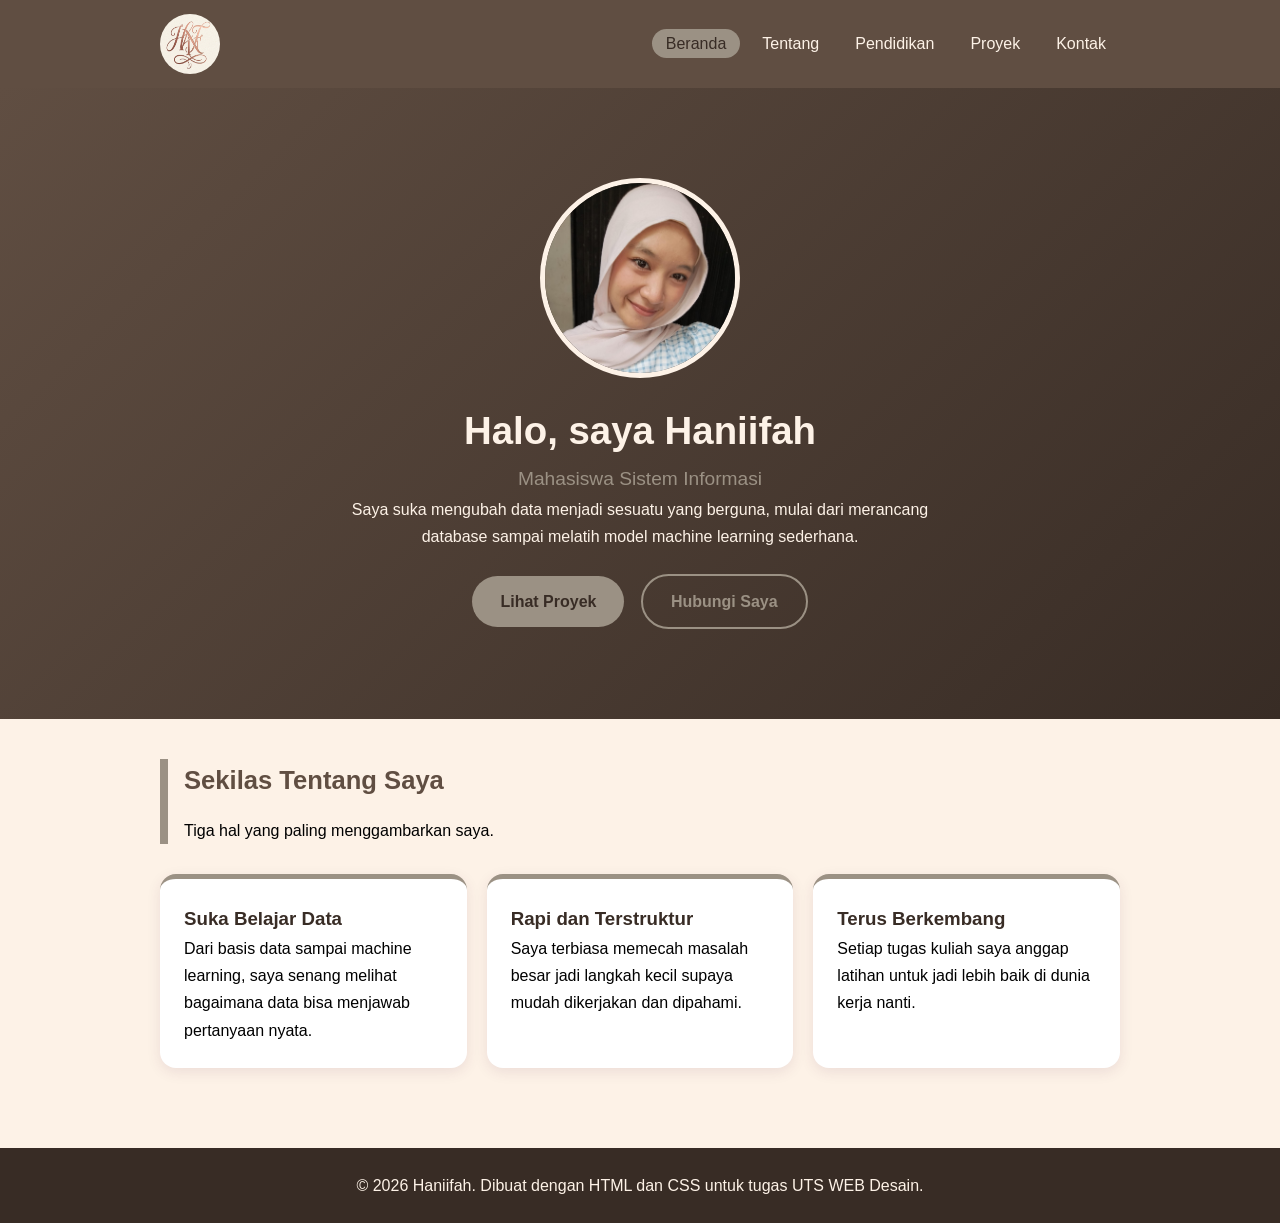
<file: index.html>
<!DOCTYPE html>
<html lang="id">
<head>
  <meta charset="UTF-8">
  <meta name="viewport" content="width=device-width, initial-scale=1.0">
  <title>Beranda | Haniifah</title>
  <link rel="stylesheet" href="style.css">
</head>
<body>
<header>
  <nav class="navigasi">
    <img class="logo" src="logo.jpeg" alt="logo haniifah" >
    <ul>
      <li><a href="index.html" class="aktif">Beranda</a></li>
      <li><a href="tentang.html" >Tentang</a></li>
      <li><a href="pendidikan.html" >Pendidikan</a></li>
      <li><a href="proyek.html" >Proyek</a></li>
      <li><a href="kontak.html" >Kontak</a></li>
    </ul>
  </nav>
</header>

<!-- Bagian: tampilan pertama yang dilihat pengunjung -->
<section class="hero">
  <img class="foto" src="hnfh.jpeg" alt="foto hnfh"> 
  <h1>Halo, saya Haniifah</h1>
  <p class="peran">Mahasiswa Sistem Informasi</p>
  <p>Saya suka mengubah data menjadi sesuatu yang berguna, mulai dari merancang database sampai melatih model machine learning sederhana.</p>
  <a href="proyek.html" class="tombol">Lihat Proyek</a>
  <a href="kontak.html" class="tombol garis">Hubungi Saya</a>
</section>

<main>
  <div class="judul-halaman">
    <h2>Sekilas Tentang Saya</h2>
    <p>Tiga hal yang paling menggambarkan saya.</p>
  </div>

  <div class="grid">
    <div class="kartu">
      <h3>Suka Belajar Data</h3>
      <p>Dari basis data sampai machine learning, saya senang melihat bagaimana data bisa menjawab pertanyaan nyata.</p>
    </div>
    <div class="kartu">
      <h3>Rapi dan Terstruktur</h3>
      <p>Saya terbiasa memecah masalah besar jadi langkah kecil supaya mudah dikerjakan dan dipahami.</p>
    </div>
    <div class="kartu">
      <h3>Terus Berkembang</h3>
      <p>Setiap tugas kuliah saya anggap latihan untuk jadi lebih baik di dunia kerja nanti.</p>
    </div>
  </div>
</main>

<footer>
  <p>&copy; 2026 Haniifah. Dibuat dengan HTML dan CSS untuk tugas UTS WEB Desain.</p>
</footer>
</body>
</html>
</file>
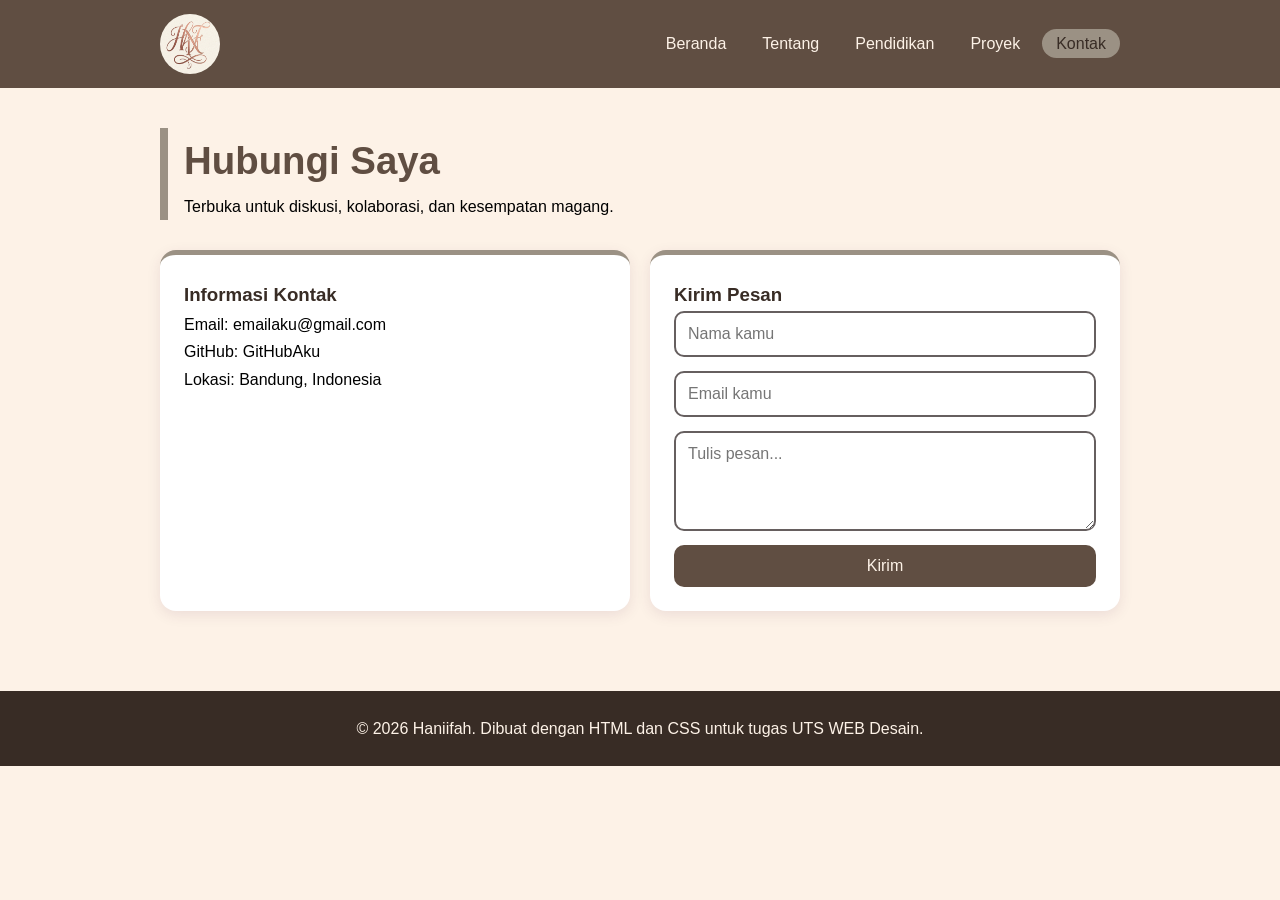
<file: kontak.html>
<!DOCTYPE html>
<html lang="id">
<head>
  <meta charset="UTF-8">
  <meta name="viewport" content="width=device-width, initial-scale=1.0">
  <title>Kontak | Haniifah</title>
  <link rel="stylesheet" href="style.css">
</head>
<body>
<header>
  <nav class="navigasi">
     <img class="logo" src="logo.jpeg" alt="logo haniifah" >
    <ul>
      <li><a href="index.html" >Beranda</a></li>
      <li><a href="tentang.html" >Tentang</a></li>
      <li><a href="pendidikan.html" >Pendidikan</a></li>
      <li><a href="proyek.html" >Proyek</a></li>
      <li><a href="kontak.html" class="aktif">Kontak</a></li>
    </ul>
  </nav>
</header>

<main>
  <div class="judul-halaman">
    <h1>Hubungi Saya</h1>
    <p>Terbuka untuk diskusi, kolaborasi, dan kesempatan magang.</p>
  </div>

  <div class="grid">
    <div class="kartu">
      <h3>Informasi Kontak</h3>
      <p>Email: emailaku@gmail.com</p>
      <p>GitHub: GitHubAku</p>
      <p>Lokasi: Bandung, Indonesia</p>
    </div>

    <div class="kartu">
      <h3>Kirim Pesan</h3>
      <!-- Catatan: formulir ini hanya tampilan, belum mengirim data -->
      <form method="POST" action="#">
        <input type="text" placeholder="Nama kamu">
        <input type="email" placeholder="Email kamu">
        <textarea rows="4" placeholder="Tulis pesan..."></textarea>
        <button type="submit">Kirim</button>
      </form>
    </div>
  </div>
</main>

<footer>
  <p>&copy; 2026 Haniifah. Dibuat dengan HTML dan CSS untuk tugas UTS WEB Desain.</p>
</footer>
</body>
</html>
</file>
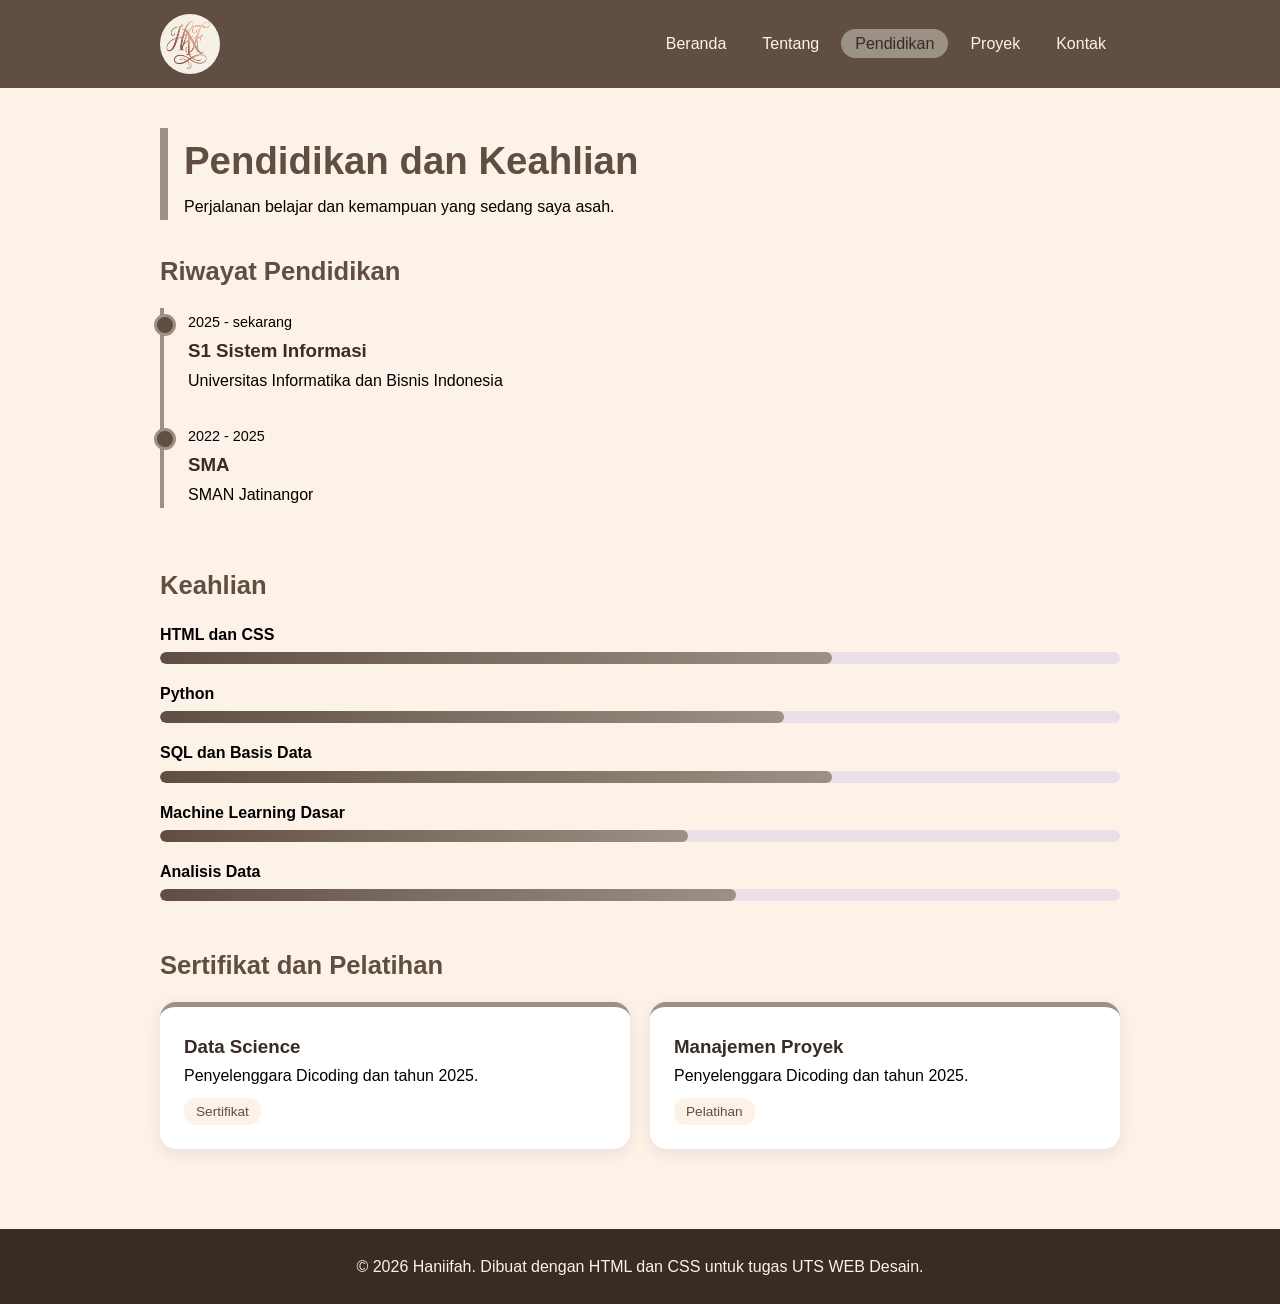
<file: pendidikan.html>
<!DOCTYPE html>
<html lang="id">
<head>
  <meta charset="UTF-8">
  <meta name="viewport" content="width=device-width, initial-scale=1.0">
  <title>Pendidikan | Haniifah</title>
  <link rel="stylesheet" href="style.css">
</head>
<body>
<header>
  <nav class="navigasi">
     <img class="logo" src="logo.jpeg" alt="logo haniifah" >
    <ul>
      <li><a href="index.html" >Beranda</a></li>
      <li><a href="tentang.html" >Tentang</a></li>
      <li><a href="pendidikan.html" class="aktif">Pendidikan</a></li>
      <li><a href="proyek.html" >Proyek</a></li>
      <li><a href="kontak.html" >Kontak</a></li>
    </ul>
  </nav>
</header>

<main>
  <div class="judul-halaman">
    <h1>Pendidikan dan Keahlian</h1>
    <p>Perjalanan belajar dan kemampuan yang sedang saya asah.</p>
  </div>

  <h2>Riwayat Pendidikan</h2>
  <div class="timeline">
    <div class="item">
      <span class="tahun">2025 - sekarang</span>
      <h3>S1 Sistem Informasi</h3>
      <p>Universitas Informatika dan Bisnis Indonesia</p>
    </div>
    <div class="item">
      <span class="tahun">2022 - 2025</span>
      <h3>SMA</h3>
      <p>SMAN Jatinangor</p>
    </div>
  </div>

  <br>
  <h2>Keahlian</h2>
  <!-- Angka width bisa diubah sesuai kemampuanmu, contoh: width: 70% -->
  <div class="skill"><span>HTML dan CSS</span><div class="bar"><div style="width: 70%"></div></div></div>
  <div class="skill"><span>Python</span><div class="bar"><div style="width: 65%"></div></div></div>
  <div class="skill"><span>SQL dan Basis Data</span><div class="bar"><div style="width: 70%"></div></div></div>
  <div class="skill"><span>Machine Learning Dasar</span><div class="bar"><div style="width: 55%"></div></div></div>
  <div class="skill"><span>Analisis Data</span><div class="bar"><div style="width: 60%"></div></div></div>

  <br>
  <h2>Sertifikat dan Pelatihan</h2>
  <div class="grid">
    <div class="kartu"><h3>Data Science</h3><p>Penyelenggara Dicoding dan tahun 2025.</p><span class="label">Sertifikat</span></div>
    <div class="kartu"><h3>Manajemen Proyek</h3><p>Penyelenggara Dicoding dan tahun 2025.</p><span class="label">Pelatihan</span></div>
  </div>
</main>

<footer>
  <p>&copy; 2026 Haniifah. Dibuat dengan HTML dan CSS untuk tugas UTS WEB Desain.</p>
</footer>
</body>
</html>
</file>
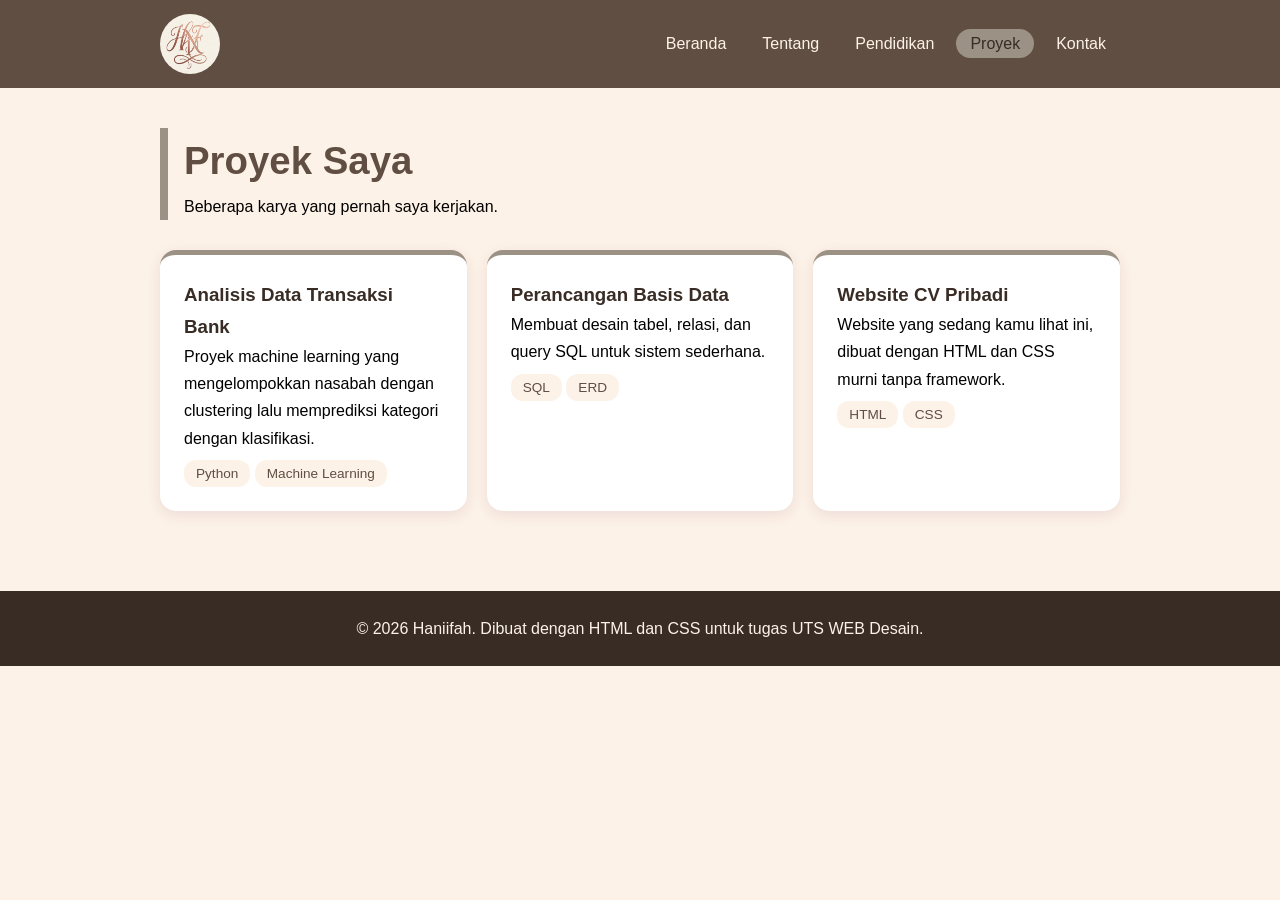
<file: proyek.html>
<!DOCTYPE html>
<html lang="id">
<head>
  <meta charset="UTF-8">
  <meta name="viewport" content="width=device-width, initial-scale=1.0">
  <title>Proyek | Haniifah</title>
  <link rel="stylesheet" href="style.css">
</head>
<body>
<header>
  <nav class="navigasi">
     <img class="logo" src="logo.jpeg" alt="logo haniifah" >
    <ul>
      <li><a href="index.html" >Beranda</a></li>
      <li><a href="tentang.html" >Tentang</a></li>
      <li><a href="pendidikan.html" >Pendidikan</a></li>
      <li><a href="proyek.html" class="aktif">Proyek</a></li>
      <li><a href="kontak.html" >Kontak</a></li>
    </ul>
  </nav>
</header>

<main>
  <div class="judul-halaman">
    <h1>Proyek Saya</h1>
    <p>Beberapa karya yang pernah saya kerjakan.</p>
  </div>

  <div class="grid">
    <div class="kartu">
      <h3>Analisis Data Transaksi Bank</h3>
      <p>Proyek machine learning yang mengelompokkan nasabah dengan clustering lalu memprediksi kategori dengan klasifikasi.</p>
      <span class="label">Python</span> <span class="label">Machine Learning</span>
    </div>

    <div class="kartu">
      <h3>Perancangan Basis Data</h3>
      <p>Membuat desain tabel, relasi, dan query SQL untuk sistem sederhana.</p>
      <span class="label">SQL</span> <span class="label">ERD</span>
    </div>

    <div class="kartu">
      <h3>Website CV Pribadi</h3>
      <p>Website yang sedang kamu lihat ini, dibuat dengan HTML dan CSS murni tanpa framework.</p>
      <span class="label">HTML</span> <span class="label">CSS</span>
    </div>
  </div>
</main>

<footer>
  <p>&copy; 2026 Haniifah. Dibuat dengan HTML dan CSS untuk tugas UTS WEB Desain.</p>
</footer>
</body>
</html>
</file>
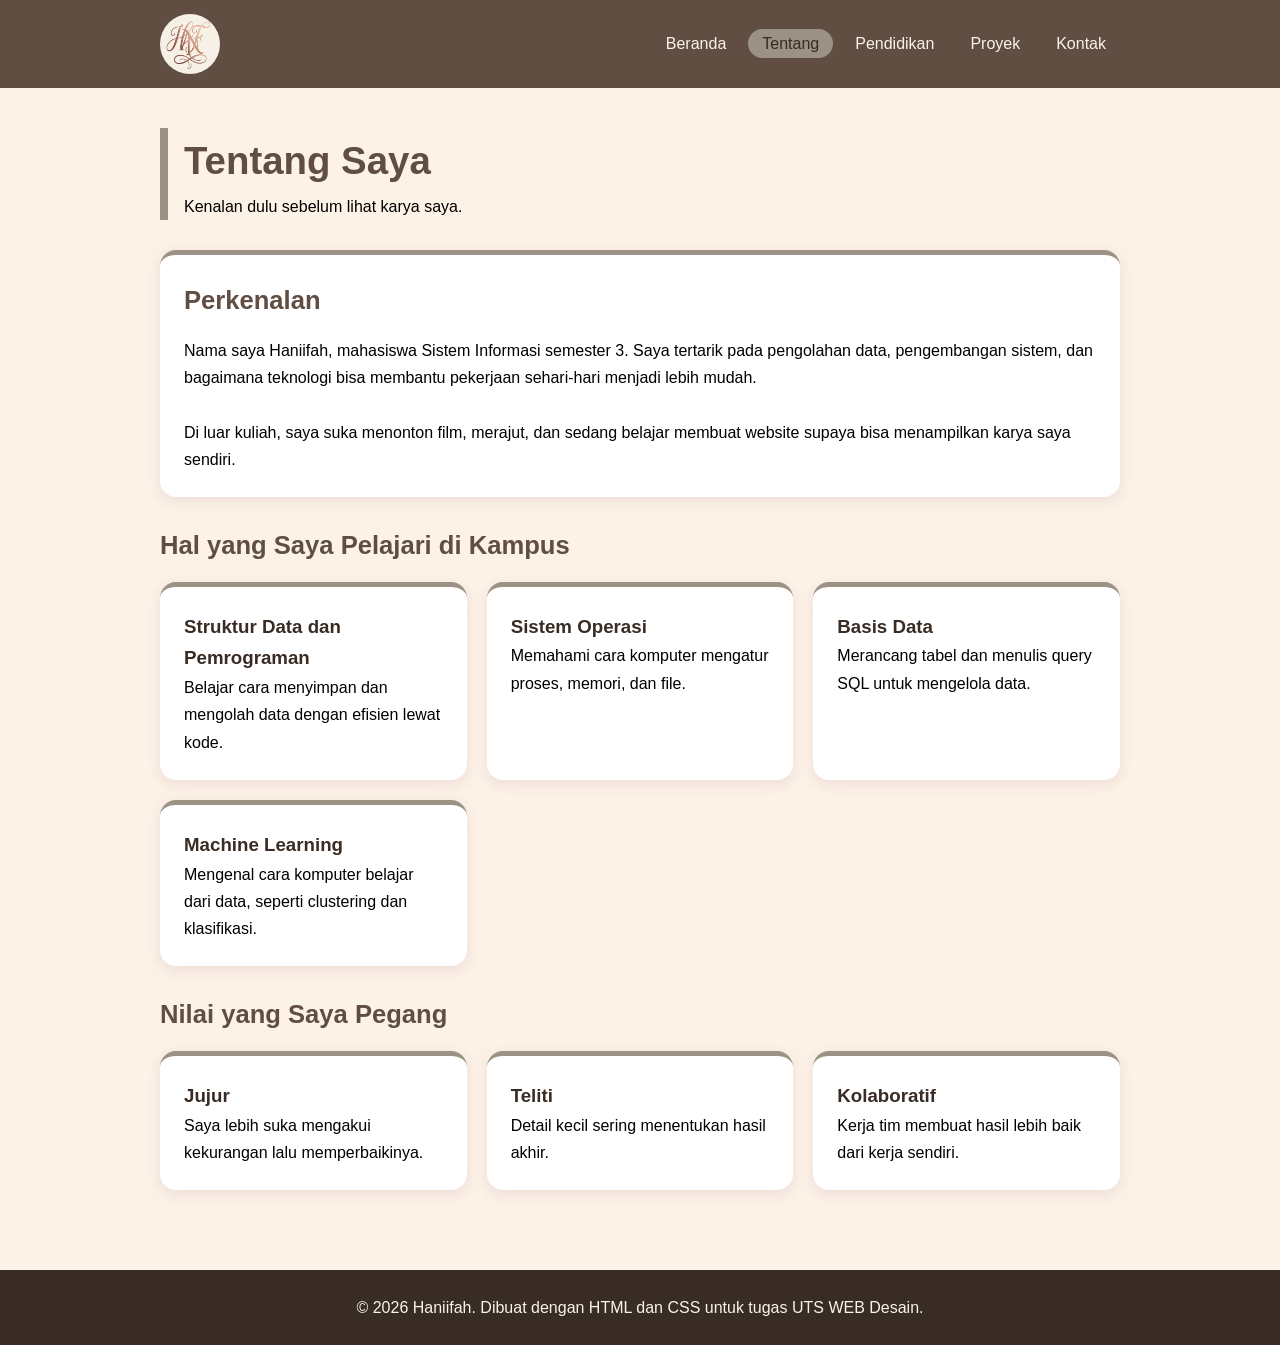
<file: tentang.html>
<!DOCTYPE html>
<html lang="id">
<head>
  <meta charset="UTF-8">
  <meta name="viewport" content="width=device-width, initial-scale=1.0">
  <title>Tentang | Haniifah</title>
  <link rel="stylesheet" href="style.css">
</head>
<body>
<header>
  <nav class="navigasi">
     <img class="logo" src="logo.jpeg" alt="logo haniifah" >
    <ul>
      <li><a href="index.html" >Beranda</a></li>
      <li><a href="tentang.html" class="aktif">Tentang</a></li>
      <li><a href="pendidikan.html" >Pendidikan</a></li>
      <li><a href="proyek.html" >Proyek</a></li>
      <li><a href="kontak.html" >Kontak</a></li>
    </ul>
  </nav>
</header>

<main>
  <div class="judul-halaman">
    <h1>Tentang Saya</h1>
    <p>Kenalan dulu sebelum lihat karya saya.</p>
  </div>

  <div class="kartu">
    <h2>Perkenalan</h2>
    <p>Nama saya Haniifah, mahasiswa Sistem Informasi semester 3. Saya tertarik pada pengolahan data, pengembangan sistem, dan bagaimana teknologi bisa membantu pekerjaan sehari-hari menjadi lebih mudah.</p>
    <br>
    <p>Di luar kuliah, saya suka menonton film, merajut, dan sedang belajar membuat website supaya bisa menampilkan karya saya sendiri.</p>
  </div>

  <br>

  <h2>Hal yang Saya Pelajari di Kampus</h2>
  <div class="grid">
    <div class="kartu"><h3>Struktur Data dan Pemrograman</h3><p>Belajar cara menyimpan dan mengolah data dengan efisien lewat kode.</p></div>
    <div class="kartu"><h3>Sistem Operasi</h3><p>Memahami cara komputer mengatur proses, memori, dan file.</p></div>
    <div class="kartu"><h3>Basis Data</h3><p>Merancang tabel dan menulis query SQL untuk mengelola data.</p></div>
    <div class="kartu"><h3>Machine Learning</h3><p>Mengenal cara komputer belajar dari data, seperti clustering dan klasifikasi.</p></div>
  </div>

  <br>

  <h2>Nilai yang Saya Pegang</h2>
  <div class="grid">
    <div class="kartu"><h3>Jujur</h3><p>Saya lebih suka mengakui kekurangan lalu memperbaikinya.</p></div>
    <div class="kartu"><h3>Teliti</h3><p>Detail kecil sering menentukan hasil akhir.</p></div>
    <div class="kartu"><h3>Kolaboratif</h3><p>Kerja tim membuat hasil lebih baik dari kerja sendiri.</p></div>
  </div>
</main>

<footer>
  <p>&copy; 2026 Haniifah. Dibuat dengan HTML dan CSS untuk tugas UTS WEB Desain.</p>
</footer>
</body>
</html>
</file>
<file: style.css>
/* 1. Variabel warna */
:root {
  --chocolate: #604e42;
  --dark-chocolate: #382c25;
  --khaki: #9b9184;
  --krem: #fdf2e7; /*backround */
  --putih: #ffffff;
  --teks: #000000;
  --abu: #000000;
}

/* 2. Reset dasar */
* {
  margin: 0;
  padding: 0;
  box-sizing: border-box;
}

body {
  font-family: "Segoe UI", Arial, sans-serif;
  background: var(--krem);
  color: var(--teks);
  line-height: 1.7;
}

a { text-decoration: none; color: inherit; }

/* 3. Navigasi atas */
header {
  background: var(--chocolate);
  position: sticky;
  top: 0;
  z-index: 10;
}

nav {
  max-width: 1000px;
  margin: auto;
  padding: 14px 20px;
  display: flex;
  justify-content: space-between;
  align-items: center;
  flex-wrap: wrap;
  gap: 10px;
}

.logo {
  width: 60px;
  height: 60px;
  border-radius: 50%; 
  color: var(--khaki);
  font-weight: 700;
  font-size: 1.3rem;
}

nav ul {
  list-style: none;
  display: flex;
  gap: 8px;
  flex-wrap: wrap;
}

nav ul a {
  color: var(--krem);
  padding: 6px 14px;
  border-radius: 20px;
  transition: 0.3s;
}

nav ul a:hover,
nav ul a.aktif {
  background: var(--khaki);
  color: var(--dark-chocolate);
}

/* 4. Pembungkus isi halaman */
main {
  max-width: 1000px;
  margin: auto;
  padding: 40px 20px;
}

h1 { font-size: 2.4rem; color: var(--chocolate); }
h2 { font-size: 1.6rem; color: var(--chocolate); margin-bottom: 14px; }
h3 { color: var(--dark-chocolate); }

.judul-halaman {
  border-left: 8px solid var(--khaki);
  padding-left: 16px;
  margin-bottom: 30px;
}

.judul-halaman p { color: var(--abu); }

/* 5. Bagian hero (landing page) */
.hero {
  background: linear-gradient(135deg, var(--chocolate), var(--dark-chocolate));
  color: var(--krem);
  text-align: center;
  padding: 90px 20px;
}

.hero .foto {
  width: 200px;
  height: 200px;
  border-radius: 50%;
  background: var(--khaki);
  color: var(--dark-chocolate);
  font-size: 4rem;
  font-weight: 700;
  display: flex;
  align-items: center;
  justify-content: center;
  margin: 0 auto 20px;
  border: 5px solid var(--krem);
  animation: melayang 3s ease-in-out infinite;
}

.hero h1 { color: var(--krem); }
.hero .peran { color: var(--khaki); font-size: 1.2rem; margin: center; }
.hero p { max-width: 600px; margin: auto; }

@keyframes melayang {
  0%, 100% { transform: translateY(0); }
  50% { transform: translateY(-10px); }
}

/* 6. Tombol */
.tombol {
  display: inline-block;
  margin: 24px 6px 0;
  padding: 12px 28px;
  border-radius: 30px;
  background: var(--khaki);
  color: var(--dark-chocolate);
  font-weight: 600;
  transition: 0.3s;
}

.tombol:hover { transform: translateY(-3px); background: var(--putih); }

.tombol.garis {
  background: transparent;
  border: 2px solid var(--khaki);
  color: var(--khaki);
}

/* 7. Kartu (dipakai di banyak halaman) */
.grid {
  display: grid;
  grid-template-columns: repeat(auto-fit, minmax(260px, 1fr));
  gap: 20px;
}

.kartu {
  background: var(--putih);
  padding: 24px;
  border-radius: 16px;
  border-top: 5px solid var(--khaki);
  box-shadow: 0 4px 14px rgba(91, 42, 78, 0.1);
  transition: 0.3s;
}

.kartu:hover {
  transform: translateY(-6px);
  box-shadow: 0 10px 24px rgba(91, 42, 78, 0.2);
}

.kartu .label {
  display: inline-block;
  background: var(--krem);
  color: var(--chocolate);
  padding: 2px 12px;
  border-radius: 12px;
  font-size: 0.85rem;
  margin-top: 8px;
}

/* 8. Timeline pendidikan */
.timeline {
  border-left: 4px solid var(--khaki);
  padding-left: 24px;
}

.timeline .item { margin-bottom: 28px; position: relative; }

.timeline .item::before {
  content: "";
  position: absolute;
  left: -34px;
  top: 6px;
  width: 16px;
  height: 16px;
  background: var(--chocolate);
  border: 3px solid var(--khaki);
  border-radius: 50%;
}

.tahun { color: var(--abu); font-size: 0.9rem; }

/* 9. Bar skill */
.skill { margin-bottom: 16px; }
.skill span { font-weight: 600; }

.bar {
  background: #eadfe6;
  border-radius: 10px;
  height: 12px;
  overflow: hidden;
  margin-top: 4px;
}

.bar div {
  height: 100%;
  background: linear-gradient(90deg, var(--chocolate), var(--khaki));
  border-radius: 10px;
}

/* 10. Formulir kontak */
form { display: grid; gap: 14px; max-width: 520px; }

input, textarea {
  padding: 12px;
  border: 2px solid #665f5f;
  border-radius: 10px;
  font-family: inherit;
  font-size: 1rem;
}

input:focus, textarea:focus { outline: none; border-color: var(--khaki); }

button {
  padding: 12px;
  border: none;
  border-radius: 10px;
  background: var(--chocolate);
  color: var(--krem);
  font-size: 1rem;
  cursor: pointer;
  transition: 0.3s;
}

button:hover { background: var(--khaki); color: var(--dark-chocolate); }

/* 11. Footer */
footer {
  background: var(--dark-chocolate);
  color: var(--krem);
  text-align: center;
  padding: 24px;
  margin-top: 40px;
}

/* 12. Responsif untuk layar HP */
@media (max-width: 600px) {
  h1 { font-size: 1.8rem; }
  .hero { padding: 60px 16px; }
}
</file>
